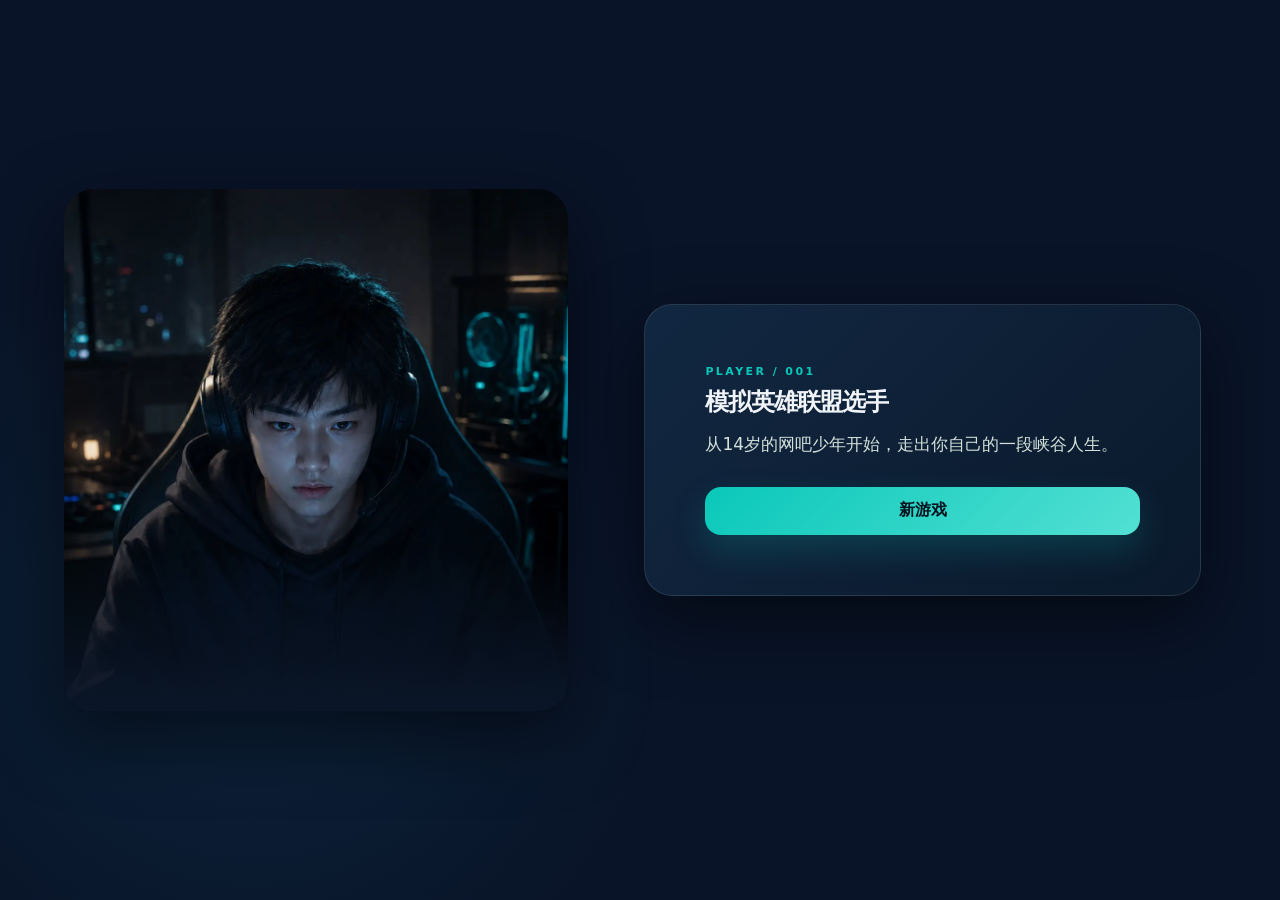
<file: index.html>
<!doctype html>
<html lang="zh-CN">
<head>
  <meta charset="utf-8">
  <meta name="viewport" content="width=device-width,initial-scale=1,maximum-scale=1,user-scalable=no,viewport-fit=cover">
  <meta name="theme-color" content="#091428">
  <meta name="description" content="从14岁网吧少年到S赛舞台的英雄联盟职业选手生涯模拟游戏。">
  <link rel="icon" href="data:image/svg+xml,<svg xmlns=%22http://www.w3.org/2000/svg%22 viewBox=%220 0 64 64%22><rect width=%2264%22 height=%2264%22 rx=%2216%22 fill=%22%23c8aa6e%22/><text x=%2232%22 y=%2243%22 text-anchor=%22middle%22 font-size=%2230%22>🎮</text></svg>">
  <title>模拟英雄联盟选手 · 峡谷人生</title>
  <link rel="stylesheet" href="style.css">
  <style>html{touch-action:manipulation;-webkit-text-size-adjust:100%}body{overscroll-behavior:none}
  .menu-screen .story-art img{object-position:center top}.menu-screen .story-art{height:58vh}.menu-screen .story-copy h2{font-size:24px;margin:0 0 10px}.menu-screen .story-body{min-height:0}
  .month-summary{margin-top:4px}.month-summary .ms-row{display:flex;justify-content:space-between;align-items:center;padding:10px 2px;border-bottom:1px solid #ffffff12;font-size:14px}.month-summary .ms-row:last-child{border-bottom:0}.month-summary .ms-row b{font-size:15px}.ms-note{margin:0 0 6px;color:var(--muted);font-size:13px}</style>
</head>
<body>
  <div class="pitch-noise" aria-hidden="true"></div>

  <section id="menu" class="story-screen menu-screen">
    <div class="story-art"><img src="assets/player.webp" alt="选手立绘"></div>
    <div class="story-copy glass">
      <span class="eyebrow">PLAYER / 001</span>
      <h2>模拟英雄联盟选手</h2>
      <div class="story-body"><p>从14岁的网吧少年开始，走出你自己的一段峡谷人生。</p></div>
      <button id="menuContinue" class="primary-cta hidden" type="button">继续游戏 <span>→</span></button>
      <button id="menuNew" class="ghost-btn" type="button" style="width:100%;margin-top:12px;min-height:48px">新游戏</button>
    </div>
  </section>

  <section id="creator" class="screen creator-screen hidden">
    <div class="creator-visual">
      <img src="assets/player.webp" alt="年轻选手立绘">
      <div class="visual-copy">
        <span class="eyebrow">PLAYER / 001</span>
        <h1>模拟选手</h1>
        <p>有些人的人生，从网吧里那台掉漆的机器开始。</p>
      </div>
    </div>
    <div class="creator-panel glass">
      <div class="creator-head">
        <div>
          <span class="eyebrow">建立你的档案</span>
          <h2 id="creatorHeadline">14岁 · 中单 · CQG 青训队</h2>
        </div>
        <span id="positionChip" class="position-chip">MID</span>
      </div>

      <label class="field-label" for="playerName">选手 ID</label>
      <input id="playerName" class="name-input" maxlength="8" value="Zephyr" autocomplete="off">

      <div class="talent-head">
        <div>
          <span class="field-label">分路</span>
          <p>五个位置，选完不能改。它决定同样一套属性在你身上值多少钱。</p>
        </div>
      </div>
      <div id="positionPicker" class="position-picker"></div>

      <div class="talent-head">
        <div>
          <span class="field-label">出身</span>
          <p>你是怎么开始打这个游戏的，不占分配点。野生的手快但作息烂，体系出来的稳但少点野性。</p>
        </div>
      </div>
      <div id="originPicker" class="origin-picker"></div>

      <div class="allocation-head">
        <div>
          <span class="field-label">初始属性</span>
          <p>把24点分给七项能力。你不可能样样精通。</p>
        </div>
        <div class="points-orb"><b id="pointsLeft">24</b><span>剩余</span></div>
      </div>
      <div id="attributeAllocator" class="attribute-allocator"></div>

      <div class="talent-head">
        <div>
          <span class="field-label">随机天赋 · 3/20</span>
          <p>天赋会改变行动收益、关键事件和比赛发动概率。</p>
        </div>
        <button id="rerollTalents" class="ghost-btn" type="button">重抽一次</button>
      </div>
      <div id="talentDraft" class="talent-draft"></div>

      <div class="talent-head">
        <div>
          <span class="field-label">难度</span>
          <p>难度越高，成长越慢、伤病越多、门槛越高、账面越紧。</p>
        </div>
      </div>
      <div id="difficultyPicker" class="difficulty-picker"></div>

      <button id="startGame" class="primary-cta" type="button" disabled>坐到位置上 <span>→</span></button>
      <p class="legal-note">虚构模拟作品，与拳头公司及任何战队无关。真实战队与赛事名称仅用于赛程氛围，不含队标、选手肖像与商业标识。</p>
    </div>
  </section>

  <section id="prologue" class="story-screen hidden" aria-live="polite">
    <div class="story-art"><img id="prologuePortrait" src="assets/father.webp" alt="剧情人物"></div>
    <div class="story-copy glass">
      <span id="prologueKicker" class="eyebrow">序章</span>
      <h2 id="prologueTitle">那台掉漆的旧机器</h2>
      <div id="prologueBody" class="story-body"></div>
      <div class="story-progress"><i id="prologueProgress"></i></div>
      <button id="nextPrologue" class="primary-cta" type="button">继续 <span>→</span></button>
    </div>
  </section>

  <div id="game" class="game-shell hidden">
    <header class="topbar">
      <div class="brand-lockup">
        <div class="brand-mark">召</div>
        <div>
          <h1>模拟选手</h1>
          <p id="careerSubtitle">第1赛季 · 青训期</p>
        </div>
      </div>
      <div class="top-status">
        <div class="date-block"><span id="ageText">14岁</span><b id="monthText">第1月</b></div>
        <div class="ap-block"><span>执行点</span><b id="apText">3 / 3</b></div>
        <button id="saveBtn" class="icon-button" title="保存进度" aria-label="保存进度">⌁</button>
        <button id="restartBtn" class="icon-button" title="重新开始" aria-label="重新开始">↻</button>
      </div>
    </header>

    <main class="dashboard">
      <aside class="profile-column">
        <article class="player-card">
          <img src="assets/player.webp" alt="玩家选手立绘">
          <div class="player-gradient"></div>
          <div class="player-card-copy">
            <div class="player-number"><span id="posBadge">MID</span><b id="overallText">58</b></div>
            <h2 id="playerNameText">Zephyr</h2>
            <p id="clubText">CQG 青训队</p>
            <div id="talentMini" class="talent-mini"></div>
          </div>
        </article>

        <section class="side-panel glass">
          <div class="section-title"><h3>能力雷达</h3><span id="radarOvr">58</span></div>
          <div id="radarPanel" class="radar-panel"></div>
        </section>

        <section class="side-panel glass pulse-panel">
          <div class="pulse-row money-row"><span>个人资金</span><b id="moneyText">0万</b></div>
          <div class="pulse-row"><span title="手感、睡眠和手腕状态的综合">精力</span><b id="fitnessText">90</b></div>
          <div class="mini-track"><i id="fitnessBar"></i></div>
          <div class="pulse-row"><span>状态</span><b id="formText">60</b></div>
          <div class="mini-track amber"><i id="formBar"></i></div>
          <div class="pulse-row"><span title="与陈安安的亲密和信任">安安关系</span><b id="loveText">80</b></div>
          <div class="mini-track rose"><i id="loveBar"></i></div>
          <div class="pulse-row"><span title="家里的安稳程度，影响你状态的长期基线">家庭</span><b id="familyText">86</b></div>
          <div class="mini-track sky"><i id="familyBar"></i></div>
        </section>
      </aside>

      <section class="main-column">
        <nav id="gameNav" class="game-nav" aria-label="游戏功能">
          <button class="active" data-tab="actions">行动</button>
          <button data-tab="story">故事</button>
          <button data-tab="career">生涯</button>
          <button data-tab="matches">赛程</button>
          <button data-tab="transfer">转会</button>
          <button data-tab="assets">资产</button>
          <button data-tab="national">国际赛</button>
          <button data-tab="honours">荣誉</button>
          <button data-tab="rank">排行</button>
        </nav>

        <div class="now-strip">
          <div><span class="live-dot"></span><b id="phaseTitle">青训期</b><span id="phaseHint">每月3个执行点，下一次抉择在2个月后</span></div>
          <div class="next-match" id="nextMatch"></div>
          <button id="endMonthBtn" class="month-button" type="button">结束本月</button>
        </div>

        <div id="panel" class="content-panel"></div>
      </section>
    </main>
  </div>

  <div id="modalMask" class="modal-mask hidden" role="presentation">
    <section id="modal" class="decision-modal" role="dialog" aria-modal="true" aria-labelledby="modalTitle">
      <div id="modalPortraitWrap" class="modal-portrait hidden"><img id="modalPortrait" alt="剧情人物"></div>
      <div class="modal-content">
        <span id="modalKicker" class="eyebrow">关键抉择</span>
        <h2 id="modalTitle"></h2>
        <div id="modalBody" class="modal-body"></div>
        <div id="modalOptions" class="modal-options"></div>
      </div>
    </section>
  </div>

  <section id="ending" class="story-screen hidden" aria-live="polite">
    <div class="story-art"><img src="assets/father.webp" alt="退役"></div>
    <div id="endingBody" class="story-copy glass ending-copy"></div>
  </section>

  <div id="toast" class="toast" role="status"></div>
  <script src="app.js"></script>
</body>
</html>
</file>
<file: style.css>
:root{
  --bg:#091428;--bg2:#0a1a30;--panel:#0e2038cc;--panel-solid:#0e2038;--line:#ffffff16;
  --ink:#f0f4f8;--muted:#8fa3bd;--green:#0ac8b9;--green2:#0a7a72;--gold:#c8aa6e;
  --rose:#ef718e;--blue:#65a9ff;--bad:#ef6b5e;--shadow:0 24px 70px #0008;
  font-family:Inter,"SF Pro Display","PingFang SC","Microsoft YaHei",system-ui,sans-serif;
  color-scheme:dark;
}
*{box-sizing:border-box}html{min-height:100%;background:var(--bg);scrollbar-gutter:stable}body{margin:0;min-height:100vh;color:var(--ink);background:radial-gradient(circle at 75% 0%,#123a5a 0,transparent 31%),linear-gradient(145deg,#0a1628,#0a1a2c 48%,#060f1c);overflow-x:hidden}
button,input{font:inherit}.hidden{display:none!important}.pitch-noise{position:fixed;inset:0;pointer-events:none;opacity:.3;z-index:-1;background-image:repeating-linear-gradient(0deg,transparent 0 3px,#ffffff05 3px 4px),radial-gradient(circle at 50% 0%,#0ac8b912 0,transparent 55%);background-size:100% 100%,100% 100%}.glass{background:linear-gradient(135deg,#132a44e8,#0b1a2ce8);border:1px solid #ffffff1b;box-shadow:var(--shadow);backdrop-filter:blur(18px)}
.eyebrow{display:block;color:var(--green);font-size:11px;font-weight:900;letter-spacing:.22em;text-transform:uppercase;margin-bottom:8px}.creator-screen{min-height:100vh;display:grid;grid-template-columns:minmax(320px,.92fr) minmax(520px,1.08fr);gap:0}.creator-visual{position:sticky;top:0;height:100vh;overflow:hidden;background:#030b16}.creator-visual:after{content:"";position:absolute;inset:0;background:linear-gradient(90deg,transparent 40%,#091428 100%),linear-gradient(0deg,#091428ed 0,transparent 46%)}.creator-visual img{width:100%;height:100%;object-fit:cover;object-position:center 18%;filter:saturate(.85) contrast(1.06)}.visual-copy{position:absolute;left:clamp(28px,5vw,80px);bottom:56px;z-index:2;max-width:500px}.visual-copy h1{font-size:clamp(48px,7vw,100px);line-height:.88;letter-spacing:-.08em;margin:0 0 24px}.visual-copy p{font-size:18px;line-height:1.7;color:#d6e1da;max-width:420px}.creator-panel{align-self:center;margin:36px clamp(24px,5vw,86px);padding:clamp(24px,4vw,48px);border-radius:28px;max-width:760px}.creator-head,.allocation-head,.talent-head{display:flex;align-items:center;justify-content:space-between;gap:18px}.creator-head h2{font-size:24px;margin:0}.position-chip{display:grid;place-items:center;width:58px;height:58px;border-radius:18px;background:var(--green);color:#04121e;font-weight:1000;font-size:20px;box-shadow:0 10px 30px #0ac8b935}.field-label{display:block;margin:26px 0 8px;color:#dfe9e3;font-size:13px;font-weight:850;letter-spacing:.06em}.name-input{width:100%;height:58px;border:1px solid #ffffff22;background:#08172699;border-radius:15px;color:#fff;padding:0 18px;font-size:22px;font-weight:850;outline:none}.name-input:focus{border-color:var(--green);box-shadow:0 0 0 4px #0ac8b918}.allocation-head{margin-top:4px}.allocation-head p,.talent-head p{margin:3px 0 0;color:var(--muted);font-size:12px}.points-orb{min-width:70px;height:70px;border:1px solid #0ac8b966;border-radius:50%;display:flex;flex-direction:column;justify-content:center;align-items:center;background:#0ac8b90c}.points-orb b{font-size:25px;color:var(--green);line-height:1}.points-orb span{font-size:9px;color:var(--muted);margin-top:4px}.attribute-allocator{display:grid;gap:8px}.allocate-row{display:grid;grid-template-columns:108px 1fr 38px 38px 40px;gap:8px;align-items:center;padding:9px 10px;border:1px solid var(--line);background:#08172680;border-radius:13px}.allocate-name b{display:block;font-size:13px}.allocate-name span{font-size:10px;color:var(--muted)}.allocate-track{height:7px;background:#ffffff10;border-radius:9px;overflow:hidden}.allocate-track i{display:block;height:100%;background:linear-gradient(90deg,var(--green2),var(--green));border-radius:inherit;transition:width .2s}.step-btn{height:34px;border-radius:10px;border:1px solid #ffffff20;background:#ffffff08;color:#fff;font-weight:900;cursor:pointer}.step-btn:hover{border-color:var(--green)}.step-btn:disabled{opacity:.28;cursor:not-allowed}.allocate-value{text-align:center;font-weight:900;color:var(--gold)}.talent-head{margin-top:6px}.ghost-btn{border:1px solid #ffffff24;background:#ffffff08;color:#d9e4dd;padding:9px 13px;border-radius:12px;cursor:pointer;font-size:12px}.ghost-btn:disabled{opacity:.35}.talent-draft{display:grid;grid-template-columns:repeat(3,1fr);gap:9px;margin-top:10px}.talent-card{padding:13px;border-radius:14px;background:linear-gradient(135deg,#14304a,#0a1a2c);border:1px solid #0ac8b94d;min-height:104px}.talent-card .sigil{display:inline-grid;place-items:center;width:26px;height:26px;border-radius:8px;background:#0ac8b91b;color:var(--green);font-size:14px}.talent-card b{display:block;margin:8px 0 4px;font-size:13px}.talent-card p{font-size:10px;line-height:1.45;color:var(--muted);margin:0}.primary-cta{width:100%;min-height:56px;border:0;border-radius:16px;margin-top:22px;background:linear-gradient(135deg,#0ac8b9,#52e0d4);color:#04121e;font-weight:950;font-size:16px;cursor:pointer;box-shadow:0 15px 35px #0ac8b930}.primary-cta:hover{transform:translateY(-1px)}.primary-cta:disabled{filter:grayscale(1);opacity:.36;cursor:not-allowed}.primary-cta span{float:right;margin-right:5px}.legal-note{text-align:center;color:#71887b;font-size:10px;line-height:1.5;margin:12px 0 0}
.story-screen{min-height:100vh;display:grid;grid-template-columns:minmax(300px,.95fr) minmax(440px,1.05fr);align-items:center;gap:clamp(30px,6vw,100px);padding:clamp(24px,5vw,80px);background:radial-gradient(circle at 20% 70%,#12405f55,transparent 34%),#091428}.story-art{height:min(82vh,880px);border-radius:30px;overflow:hidden;box-shadow:var(--shadow);position:relative}.story-art:after{content:"";position:absolute;inset:0;background:linear-gradient(0deg,#0a1628 0,transparent 30%)}.story-art img{width:100%;height:100%;object-fit:cover;object-position:center 20%}.story-copy{border-radius:28px;padding:clamp(28px,5vw,60px);max-width:720px}.story-copy h2{font-size:clamp(34px,5vw,68px);letter-spacing:-.05em;margin:0 0 20px}.story-body{min-height:190px;color:#d4e1da;font-size:17px;line-height:1.9}.story-body p{margin:0 0 14px}.dialogue{color:#fff;font-weight:650}.story-progress{height:3px;background:#ffffff12;margin-top:24px;overflow:hidden;border-radius:10px}.story-progress i{height:100%;display:block;background:var(--green);transition:width .35s}
.game-shell{min-height:100vh}.topbar{height:76px;position:sticky;top:0;z-index:10;display:flex;align-items:center;justify-content:space-between;padding:0 clamp(16px,3vw,42px);background:#091428e8;border-bottom:1px solid var(--line);backdrop-filter:blur(18px)}.brand-lockup{display:flex;align-items:center;gap:12px}.brand-mark{width:42px;height:42px;display:grid;place-items:center;border-radius:13px;background:var(--green);color:#091428;font-weight:1000}.brand-lockup h1{font-size:18px;margin:0}.brand-lockup p{font-size:10px;color:var(--muted);margin:3px 0 0}.top-status{display:flex;align-items:center;gap:9px}.date-block,.ap-block{height:46px;padding:7px 14px;border:1px solid var(--line);border-radius:13px;background:#ffffff06;display:flex;flex-direction:column;justify-content:center}.date-block span,.ap-block span{font-size:9px;color:var(--muted)}.date-block b,.ap-block b{font-size:13px;margin-top:2px}.ap-block b{color:var(--green)}.icon-button{width:42px;height:42px;border:1px solid var(--line);border-radius:13px;background:#ffffff06;color:#dce6df;cursor:pointer;font-size:19px}.dashboard{display:grid;grid-template-columns:270px minmax(0,1fr);gap:18px;padding:18px;max-width:1560px;margin:auto}.profile-column{display:flex;flex-direction:column;gap:12px}.player-card{height:380px;position:relative;border-radius:24px;overflow:hidden;background:#0d1e33;border:1px solid #ffffff18;box-shadow:0 20px 60px #0006}.player-card>img{width:100%;height:100%;object-fit:cover;object-position:center 18%}.player-gradient{position:absolute;inset:0;background:linear-gradient(0deg,#091428f7 0,#09142890 35%,transparent 67%)}.player-card-copy{position:absolute;inset:auto 18px 18px}.player-card-copy h2{font-size:27px;letter-spacing:-.04em;margin:9px 0 2px}.player-card-copy p{color:#b2c3ba;font-size:12px;margin:0}.player-number{display:flex;align-items:end;justify-content:space-between}.player-number span{font-size:11px;font-weight:900;background:var(--green);color:#0a1628;border-radius:8px;padding:5px 8px}.player-number b{font-size:43px;line-height:.8;color:var(--gold)}.talent-mini{display:flex;gap:4px;margin-top:11px;overflow:hidden}.talent-mini span{white-space:nowrap;font-size:9px;padding:5px 7px;border-radius:9px;background:#ffffff0c;border:1px solid #ffffff15}.side-panel{border-radius:19px;padding:15px}.section-title{display:flex;align-items:center;justify-content:space-between}.section-title h3{font-size:12px;margin:0}.section-title span{font-size:10px;color:var(--gold)}.stat-bars{display:grid;gap:9px;margin-top:12px}.stat-row{display:grid;grid-template-columns:54px 1fr 26px;gap:7px;align-items:center}.stat-row span{font-size:10px;color:#b7c7be}.stat-row .track,.mini-track{height:5px;border-radius:8px;background:#ffffff10;overflow:hidden}.stat-row i,.mini-track i{display:block;height:100%;background:linear-gradient(90deg,var(--green2),var(--green));border-radius:inherit}.stat-row b{font-size:11px;text-align:right}.pulse-panel{display:grid;gap:6px}.pulse-row{display:flex;justify-content:space-between;font-size:10px;color:var(--muted)}.pulse-row b{color:#e9f0eb}.mini-track{margin-bottom:4px}.mini-track.amber i{background:linear-gradient(90deg,#8a6d3b,var(--gold))}.mini-track.rose i{background:linear-gradient(90deg,#a43f59,var(--rose))}
.main-column{min-width:0}.game-nav{display:flex;gap:4px;overflow:auto;padding:5px;border:1px solid var(--line);border-radius:16px;background:#0a1826bb;scrollbar-width:none;-webkit-mask-image:linear-gradient(90deg,#000 90%,transparent);mask-image:linear-gradient(90deg,#000 90%,transparent)}.game-nav::-webkit-scrollbar{display:none}.game-nav button{min-width:max-content;border:0;border-radius:11px;background:transparent;color:#8da298;padding:10px 15px;font-size:12px;font-weight:800;cursor:pointer}.game-nav button.active{background:#12324a;color:#fff;box-shadow:inset 0 0 0 1px #0ac8b92c}.now-strip{display:flex;align-items:center;justify-content:space-between;gap:15px;margin:12px 0;padding:12px 15px;border:1px solid var(--line);border-radius:16px;background:linear-gradient(90deg,#112336,#0a1828)}.now-strip>div{display:flex;align-items:center;gap:9px;min-width:0}.now-strip b{font-size:12px}.now-strip span:not(.live-dot){font-size:10px;color:var(--muted);white-space:nowrap;overflow:hidden;text-overflow:ellipsis}.live-dot{width:7px;height:7px;border-radius:50%;background:var(--green);box-shadow:0 0 0 5px #0ac8b913}.month-button{border:0;border-radius:11px;background:var(--gold);color:#251602;padding:9px 14px;font-weight:950;font-size:11px;cursor:pointer;white-space:nowrap}.content-panel{min-height:calc(100vh - 136px);padding-bottom:32px}.hero-panel{border-radius:22px;padding:22px;position:relative;overflow:hidden;background:linear-gradient(120deg,#123049,#0f2036 52%,#0a1a2c);border:1px solid #ffffff18}.hero-panel:after{content:"";position:absolute;right:-60px;top:-100px;width:330px;height:330px;border:1px solid #ffffff0e;border-radius:50%;box-shadow:0 0 0 45px #ffffff04,0 0 0 90px #ffffff03}.hero-panel>*{position:relative;z-index:1}.hero-panel h2{font-size:24px;margin:0 0 7px;letter-spacing:-.035em}.hero-panel p{max-width:720px;color:#abc0b4;line-height:1.6;font-size:12px;margin:0}.metric-grid{display:grid;grid-template-columns:repeat(4,1fr);gap:9px;margin-top:13px}.metric{padding:14px;border-radius:16px;border:1px solid var(--line);background:#ffffff06}.metric b{display:block;font-size:22px;color:var(--gold);letter-spacing:-.04em}.metric span{font-size:9px;color:var(--muted)}.section-head{display:flex;align-items:end;justify-content:space-between;margin:18px 2px 9px}.section-head h2{font-size:14px;margin:0}.section-head span{font-size:9px;color:var(--muted)}.action-grid{display:grid;grid-template-columns:repeat(3,1fr);gap:9px}.action-card,.info-card,.story-log,.offer-card,.honour-card,.achievement-card,.rank-card{border:1px solid var(--line);background:linear-gradient(145deg,#112438,#0a1a30);border-radius:17px;padding:15px}.action-card{position:relative;min-height:166px;display:flex;flex-direction:column}.action-card:hover{border-color:#0ac8b955}.action-card.used{opacity:.62}.action-icon{width:34px;height:34px;display:grid;place-items:center;border-radius:11px;background:#0ac8b913;color:var(--green);font-size:17px}.action-card h3,.info-card h3,.offer-card h3{font-size:13px;margin:11px 0 5px}.action-card p,.info-card p,.offer-card p{font-size:10px;line-height:1.55;color:var(--muted);margin:0}.effect-line{display:flex;gap:4px;flex-wrap:wrap;margin:10px 0}.effect-line span,.tag{font-size:8px;border:1px solid #ffffff16;padding:4px 6px;border-radius:7px;color:#bad0c4;background:#ffffff05}.action-card button,.small-button{margin-top:auto;border:0;border-radius:10px;min-height:34px;background:#123a52;color:#e9fff3;font-weight:850;font-size:10px;cursor:pointer}.action-card button:hover,.small-button:hover{background:#17506f}.action-card button:disabled,.small-button:disabled{opacity:.35;cursor:not-allowed}.story-list,.card-list{display:grid;gap:8px}.story-log{display:grid;grid-template-columns:72px 1fr;gap:12px}.story-log time{font-size:9px;color:var(--green);font-weight:800}.story-log h3{font-size:12px;margin:0 0 4px}.story-log p{font-size:10px;line-height:1.55;color:var(--muted);margin:0}.career-grid{display:grid;grid-template-columns:repeat(2,1fr);gap:9px}.path-card{min-height:160px}.path-line{position:relative;padding-left:26px;margin:9px 0}.path-line:before{content:"";position:absolute;left:6px;top:5px;width:7px;height:7px;border-radius:50%;background:var(--green);box-shadow:0 0 0 4px #0ac8b915}.path-line:after{content:"";position:absolute;left:9px;top:16px;bottom:-14px;width:1px;background:#ffffff16}.path-line:last-child:after{display:none}.path-line b{display:block;font-size:11px}.path-line span{font-size:9px;color:var(--muted)}.match-card{overflow:hidden}.match-score{display:grid;grid-template-columns:1fr auto 1fr;align-items:center;text-align:center;gap:14px;margin:12px 0}.match-team{font-size:12px;font-weight:800}.match-score strong{font-size:36px;color:var(--gold)}.rating-pill{display:inline-block;padding:5px 8px;border-radius:9px;background:#0ac8b918;color:var(--green);font-size:10px;font-weight:900}.timeline-list{display:grid;gap:6px;margin-top:11px}.timeline-row{display:grid;grid-template-columns:35px 1fr;gap:9px;font-size:9px;line-height:1.45}.timeline-row b{color:var(--gold)}.timeline-row span{color:#b6c8be}.factor-row{display:grid;grid-template-columns:repeat(3,1fr);gap:6px;margin-top:10px}.factor{padding:8px;border:1px solid var(--line);border-radius:10px;text-align:center}.factor b{display:block;font-size:11px}.factor span{font-size:8px;color:var(--muted)}.offer-card{display:grid;grid-template-columns:1fr auto;align-items:center;gap:12px}.offer-card .salary{font-size:17px;color:var(--gold);text-align:right}.offer-actions{display:flex;gap:6px;margin-top:9px}.offer-actions button{padding:7px 10px}.locked-panel{padding:36px 24px;text-align:center;border:1px dashed #ffffff1c;border-radius:20px;background:#ffffff03}.locked-panel .lock{font-size:34px;opacity:.7}.locked-panel h2{font-size:17px}.locked-panel p{max-width:560px;margin:8px auto;color:var(--muted);font-size:11px;line-height:1.7}.trophy-shelf{display:grid;grid-template-columns:repeat(4,1fr);gap:9px}.honour-card{text-align:center;min-height:130px;display:flex;flex-direction:column;justify-content:center}.trophy-icon{font-size:31px;color:var(--gold);text-shadow:0 6px 20px #c8aa6e4a}.honour-card b{font-size:11px;margin:7px 0 3px}.honour-card span{font-size:8px;color:var(--muted)}.achievement-grid{display:grid;grid-template-columns:repeat(3,1fr);gap:8px}.achievement-card{display:flex;gap:10px;align-items:center;padding:12px}.achievement-card.locked{filter:grayscale(1);opacity:.4}.ach-icon{width:34px;height:34px;display:grid;place-items:center;border-radius:11px;background:#c8aa6e12;color:var(--gold)}.achievement-card b{display:block;font-size:10px}.achievement-card span{font-size:8px;color:var(--muted)}.rank-table{width:100%;border-collapse:collapse;font-size:10px}.rank-table th,.rank-table td{padding:10px 8px;text-align:left;border-bottom:1px solid var(--line)}.rank-table th{color:var(--muted);font-size:8px}.rank-table tr.me{color:var(--green);background:#0ac8b908}.empty-state{padding:28px;text-align:center;color:var(--muted);font-size:11px;border:1px dashed var(--line);border-radius:16px}.news-band{display:grid;grid-template-columns:auto 1fr;gap:10px;padding:10px 12px;border:1px solid #c8aa6e26;background:#c8aa6e09;border-radius:12px;margin-top:12px}.news-band b{color:var(--gold);font-size:9px}.news-band span{font-size:9px;color:#c5d2cb}.relation-card{display:grid;grid-template-columns:76px 1fr;gap:13px}.relation-card img{width:76px;height:96px;object-fit:cover;object-position:center 18%;border-radius:13px}.relation-card h3{margin:2px 0 5px}.relation-card .quote{color:#dbe8e1;font-size:10px;line-height:1.55}.bar-label{display:flex;justify-content:space-between;font-size:8px;color:var(--muted);margin-top:9px}.bar-wide{height:6px;background:#ffffff0d;border-radius:8px;overflow:hidden;margin-top:4px}.bar-wide i{display:block;height:100%;background:linear-gradient(90deg,#b8415e,var(--rose))}
.modal-mask{position:fixed;inset:0;z-index:50;padding:14px;display:grid;place-items:center;background:#03060fdc;backdrop-filter:blur(13px)}.decision-modal{width:min(960px,calc(100vw - 28px));max-height:92vh;overflow:auto;display:grid;grid-template-columns:300px minmax(0,1fr);background:#0b1a2c;border:1px solid #ffffff22;border-radius:26px;box-shadow:0 40px 120px #000;animation:modalIn .24s ease-out}.decision-modal.no-portrait{grid-template-columns:1fr;max-width:720px}.modal-portrait{min-height:540px}.modal-portrait img{width:100%;height:100%;object-fit:cover;object-position:center 18%;display:block}.modal-content{padding:clamp(25px,4vw,48px)}.modal-content h2{font-size:clamp(25px,4vw,43px);letter-spacing:-.045em;margin:0 0 16px}.modal-body{color:#c6d6cd;font-size:13px;line-height:1.75}.modal-body p{margin:0 0 10px}.modal-body .dialogue{font-size:14px}.modal-options{display:grid;gap:8px;margin-top:22px}.option-button{width:100%;text-align:left;padding:14px;border:1px solid #ffffff17;border-radius:14px;background:#ffffff06;color:#fff;cursor:pointer}.option-button:hover{border-color:var(--green);background:#0ac8b90b}.option-button b{display:block;font-size:12px}.option-button span{display:block;margin-top:5px;color:var(--muted);font-size:9px;line-height:1.45}.option-button.danger:hover{border-color:var(--bad);background:#ef6b5e0b}.option-button.gold:hover{border-color:var(--gold);background:#c8aa6e0b}.toast{position:fixed;z-index:80;left:50%;bottom:28px;transform:translate(-50%,20px);background:#eaf6f8;color:#08182a;padding:11px 17px;border-radius:12px;font-size:11px;font-weight:800;opacity:0;pointer-events:none;transition:.22s;box-shadow:0 16px 50px #0008}.toast.show{opacity:1;transform:translate(-50%,0)}@keyframes modalIn{from{transform:translateY(18px) scale(.98);opacity:0}to{transform:none;opacity:1}}
@media (max-width:1050px){.creator-screen{grid-template-columns:.75fr 1.25fr}.creator-panel{margin:22px}.dashboard{grid-template-columns:230px 1fr}.action-grid{grid-template-columns:repeat(2,1fr)}.metric-grid{grid-template-columns:repeat(2,1fr)}.trophy-shelf{grid-template-columns:repeat(3,1fr)}}
@media (max-width:760px){
/* 触控目标：手机上这三类按钮原本只有 34px 高。加减点按钮一局要按二十几次，
   行动卡和报价卡的按钮是主循环的出口，都得够到 44px。 */
.step-btn{height:44px}.action-card button,.small-button{min-height:44px}
.allocate-row{grid-template-columns:108px 1fr 44px 44px 40px}
.creator-screen{display:block}.creator-visual{position:relative;height:45vh;min-height:320px}.creator-visual:after{background:linear-gradient(0deg,#091428 0,transparent 70%)}.visual-copy{left:22px;bottom:20px}.visual-copy h1{font-size:54px;margin-bottom:10px}.visual-copy p{font-size:13px}.creator-panel{margin:-2px 10px 18px;padding:20px;border-radius:22px}.talent-draft{grid-template-columns:1fr}.talent-card{min-height:0}.story-screen{display:block;padding:0;min-height:100vh}.story-art{height:47vh;border-radius:0 0 25px 25px}.story-copy{margin:-18px 10px 12px;position:relative;z-index:2;padding:24px;border-radius:22px}.story-copy h2{font-size:34px}.story-body{min-height:170px;font-size:14px}.topbar{height:64px;padding:0 11px}.brand-lockup p,.date-block span,.ap-block span{display:none}.brand-mark{width:36px;height:36px}.brand-lockup h1{font-size:15px}.date-block,.ap-block{height:44px;padding:6px 10px}.icon-button{width:44px;height:44px;font-size:20px}.game-nav button{min-height:44px;padding:11px 15px}.month-button{min-height:42px;padding:11px 16px}.dashboard{display:block;padding:9px}.profile-column{display:grid;grid-template-columns:120px 1fr;gap:8px;margin-bottom:9px}.player-card{height:178px;border-radius:18px}.player-card-copy{inset:auto 10px 10px}.player-card-copy h2{font-size:17px;margin-top:5px}.player-card-copy p,.talent-mini{display:none}.player-number b{font-size:29px}.side-panel{padding:11px;border-radius:16px}.pulse-panel{grid-column:1/-1}.game-nav{position:sticky;top:69px;z-index:8}.game-nav button{padding:9px 13px}.now-strip{position:sticky;top:116px;z-index:7;margin:7px 0 9px;background:#0c1e33f2}.now-strip span:not(.live-dot){display:none}.content-panel{min-height:70vh}.hero-panel{padding:17px}.hero-panel h2{font-size:19px}.action-grid{grid-template-columns:1fr 1fr;gap:7px}.action-card{min-height:155px;padding:12px}.career-grid{grid-template-columns:1fr}.achievement-grid{grid-template-columns:1fr 1fr}.trophy-shelf{grid-template-columns:1fr 1fr}.decision-modal{grid-template-columns:1fr;max-height:94vh}.modal-portrait{min-height:0;height:250px}.modal-content{padding:22px}.modal-content h2{font-size:27px}.relation-card{grid-template-columns:62px 1fr}.relation-card img{width:62px;height:82px}.offer-card{grid-template-columns:1fr}.offer-card .salary{text-align:left}.story-log{grid-template-columns:58px 1fr}.factor-row{grid-template-columns:1fr 1fr}.rank-table th:nth-child(4),.rank-table td:nth-child(4){display:none}}
@media (max-width:430px){.allocate-row{grid-template-columns:76px 1fr 44px 44px 30px;padding:8px 6px;gap:4px}.creator-head h2{font-size:18px}.position-chip{width:48px;height:48px}.action-grid{grid-template-columns:1fr}.metric-grid{gap:6px}.metric{padding:11px}.achievement-grid{grid-template-columns:1fr}.top-status{gap:4px}.brand-lockup{gap:7px}.date-block{display:none}}
.money-row{padding:8px 10px;margin:-2px -4px 6px;border-radius:10px;background:#c8aa6e0e;border:1px solid #c8aa6e26}.money-row span{color:#d9c79a}.money-row b{color:var(--gold);font-size:13px}
.feedback-banner{margin:12px 0 4px;padding:14px 16px;border-radius:14px;border:1px solid #0ac8b933;background:linear-gradient(120deg,#112438,#0c1c15);animation:modalIn .2s ease-out}.feedback-banner .eyebrow{color:var(--green);margin-bottom:6px}.feedback-banner p{color:#e2ebe4;font-size:12px;line-height:1.7;margin:0}.feedback-banner small{display:block;margin-top:8px;color:var(--muted);font-size:9px}
.origin-picker{display:grid;grid-template-columns:repeat(3,1fr);gap:8px;margin-top:10px}.origin-card{text-align:left;border:1px solid var(--line);background:#08172680;border-radius:13px;padding:11px;color:inherit;font:inherit;cursor:pointer;transition:.15s}.origin-card:hover{border-color:#0ac8b955}.origin-card.active{border-color:var(--gold);background:#c8aa6e0e;box-shadow:0 0 0 3px #c8aa6e18}.origin-card b{display:block;font-size:13px}.origin-card span{display:block;font-size:11px;color:var(--gold);margin:2px 0 4px}.origin-card p{margin:0;font-size:10px;line-height:1.45;color:var(--muted)}.difficulty-picker{display:grid;grid-template-columns:repeat(3,1fr);gap:9px;margin-top:10px}.diff-card{text-align:left;padding:13px;border-radius:14px;background:linear-gradient(135deg,#14304a,#0a1a2c);border:1px solid #ffffff1c;color:#fff;cursor:pointer;transition:.15s}.diff-card:hover{border-color:#0ac8b966}.diff-card.active{border-color:var(--green);box-shadow:0 0 0 3px #0ac8b922;background:linear-gradient(135deg,#163a54,#0b1e30)}.diff-card b{display:block;font-size:14px}.diff-tag{display:inline-block;margin:5px 0;font-size:8px;font-weight:900;letter-spacing:.1em;text-transform:uppercase;color:var(--gold);border:1px solid #c8aa6e40;border-radius:6px;padding:2px 5px}.diff-card p{font-size:9px;line-height:1.45;color:var(--muted);margin:4px 0 0}
.goal-banner{margin-top:13px;padding:11px 14px;border:1px solid #c8aa6e33;background:#c8aa6e0d;border-radius:13px;font-size:12px;color:#f3e2bf;font-weight:700}.goal-banner .eyebrow{color:var(--gold);margin-bottom:5px}.diff-inline{display:inline-block;margin-left:6px;font-size:9px;font-weight:900;color:var(--gold);border:1px solid #c8aa6e40;border-radius:6px;padding:2px 6px;vertical-align:middle}
.ending-copy{max-width:760px}.ending-copy .metric-grid{grid-template-columns:repeat(3,1fr)}.ending-grade{font-size:clamp(30px,5vw,54px);font-weight:1000;letter-spacing:-.05em;color:var(--gold);margin:6px 0 12px;text-shadow:0 8px 30px #c8aa6e33}.ending-line{color:#d4e1da;font-size:14px;line-height:1.8;margin:12px 0}.ending-copy .trophy-shelf{grid-template-columns:repeat(3,1fr)}
@media (max-width:760px){.difficulty-picker{grid-template-columns:1fr}.origin-picker{gap:6px}.origin-card{padding:9px 8px}.ending-copy .metric-grid,.ending-copy .trophy-shelf{grid-template-columns:1fr 1fr}}

/* 国家队大赛视觉层：旗帜、抽签卡和领奖台都保持离线可用。 */
.cup-opening-copy{display:grid;gap:12px;margin:0 0 16px;padding:14px;border:1px solid #ffffff17;border-radius:18px;background:linear-gradient(135deg,#112a44,#0a1a2c)}
.cup-opening-copy.world{background:linear-gradient(135deg,#121d36,#0a1626)}
.cup-opening-label,.cup-summary-head{display:flex;align-items:center;gap:10px;padding-bottom:10px;border-bottom:1px solid #ffffff14}
.cup-opening-label b,.cup-summary-head b{display:block;font-size:13px}.cup-opening-label small,.cup-summary-head small{display:block;margin-top:3px;color:var(--muted);font-size:9px}
.cup-draw-block{display:grid;gap:7px}.cup-draw-block>span{color:var(--muted);font-size:9px;font-weight:800;letter-spacing:.08em;text-transform:uppercase}.flag-list{display:flex;flex-wrap:wrap;gap:7px}.compact-list{gap:5px}
.flag-badge{display:inline-flex;align-items:center;gap:5px;min-height:28px;padding:5px 8px;border:1px solid #ffffff14;border-radius:9px;background:#ffffff08;color:#e7f0ea;font-size:10px;font-weight:800;white-space:nowrap}.flag-badge.compact{min-height:20px;padding:0 2px;border:0;background:transparent;gap:3px}.flag-emoji,.flag-hero{font-family:"Apple Color Emoji","Segoe UI Emoji",sans-serif;line-height:1}.flag-emoji{font-size:18px}.flag-badge.compact .flag-emoji{font-size:16px}.flag-hero{display:grid;place-items:center;font-size:36px;width:52px;height:52px;border-radius:15px;background:#ffffff0d;box-shadow:inset 0 0 0 1px #ffffff17}.flag-hero.small{width:38px;height:38px;font-size:25px;border-radius:11px}
.cup-fixture-board{display:grid;grid-template-columns:1fr auto 1fr;align-items:center;gap:10px;margin:0 0 14px;padding:14px 12px;border:1px solid #ffffff18;border-radius:18px;background:radial-gradient(circle at 50% 0,#ffffff0d,transparent 58%),#081610}.cup-side{display:grid;justify-items:center;gap:5px;min-width:0;text-align:center}.cup-side b{max-width:100%;font-size:12px;overflow:hidden;text-overflow:ellipsis;white-space:nowrap}.cup-side small{color:var(--muted);font-size:8px}.cup-vs{display:grid;justify-items:center;gap:4px;color:var(--muted)}.cup-vs span{font-size:8px;text-align:center;white-space:nowrap}.cup-vs strong{color:var(--gold);font-size:18px;letter-spacing:.08em}.shootout-score{display:grid;grid-template-columns:1fr auto 1fr;align-items:center;gap:10px;margin:0 0 12px;padding:11px;border:1px solid #c8aa6e22;border-radius:13px;background:#c8aa6e08;text-align:center;color:#dce9e0;font-size:10px}.shootout-score strong{font-size:22px;color:var(--gold)}.shootout-score span:last-child{text-align:left}.shootout-score span:first-child{text-align:right}
.trophy-portrait{position:relative;display:grid;place-items:center;gap:3px;min-height:205px;margin:0 0 17px;padding:16px;border:1px solid #c8aa6e44;border-radius:20px;overflow:hidden;text-align:center;background:radial-gradient(circle at 50% 22%,#c8aa6e39,transparent 35%),linear-gradient(145deg,#2e2511,#0c1b15 68%);box-shadow:inset 0 0 50px #c8aa6e12,0 18px 60px #0005}.trophy-portrait.world{background:radial-gradient(circle at 50% 22%,#7aa8ff33,transparent 36%),linear-gradient(145deg,#172c55,#0c1715 70%)}.trophy-light{position:absolute;top:-70px;width:180px;height:180px;border-radius:50%;background:#f6d77b26;filter:blur(20px)}.trophy-shape{position:relative;font-size:86px;line-height:1;filter:drop-shadow(0 13px 16px #0009) saturate(1.35);animation:trophyFloat 3.8s ease-in-out infinite}.trophy-portrait b{position:relative;color:#ffe8a3;font-size:15px}.trophy-portrait span{position:relative;color:#cdd9cf;font-size:9px}.cup-summary-head{margin-bottom:11px}@keyframes trophyFloat{0%,100%{transform:translateY(0) rotate(-1deg)}50%{transform:translateY(-6px) rotate(1deg)}}
@media (max-width:760px){.cup-fixture-board{gap:5px;padding:11px 7px}.flag-hero{width:43px;height:43px;font-size:30px}.cup-side b{font-size:11px}.cup-vs strong{font-size:15px}.trophy-portrait{min-height:180px}.trophy-shape{font-size:74px}}
@media (prefers-reduced-motion:reduce){*{scroll-behavior:auto!important;animation:none!important;transition:none!important}}


/* 三场挑战横幅 */
.challenge-banner{border-color:#0ac8b944;background:#0ac8b90d;color:#dcefe4;margin-top:9px}
.challenge-banner .eyebrow{color:var(--green)}
.challenge-banner small{display:block;margin-top:6px;font-size:9px;color:var(--muted);font-weight:600}

/* 流派卡片 */
.style-card{margin-top:9px}
.style-row{margin:12px 0}
.style-row.dim{opacity:.45}
.style-head{display:flex;justify-content:space-between;align-items:baseline;margin-bottom:5px}
.style-head b{font-size:11px}.style-head b small{font-size:9px;font-weight:800;letter-spacing:.04em;color:var(--gold);opacity:.85}
.style-lv{font-size:9px;font-weight:900;color:var(--gold);border:1px solid #c8aa6e40;border-radius:6px;padding:2px 6px}
.style-row.dim .style-lv{color:var(--muted);border-color:#ffffff1a}
.style-row .bar-wide i{background:linear-gradient(90deg,#1d8f5a,var(--green))}

/* 经典比赛 */
.match-card.classic{border-color:#c8aa6e66;box-shadow:0 0 0 1px #c8aa6e22,0 8px 28px #c8aa6e0f}
.classic-tag{display:inline-block;margin-bottom:10px;padding:5px 10px;border-radius:9px;background:#c8aa6e18;color:var(--gold);font-size:10px;font-weight:900;letter-spacing:.02em}


.radar-panel{margin-top:6px}
.radar-panel svg{display:block}
@media (max-width:760px){.radar-panel{margin-top:2px}.radar-panel svg{max-height:168px}}

/* 主界面下一场：移动端 .now-strip span 被整体隐藏，这里必须自己撑住 */
.next-match{display:flex;align-items:center;gap:6px;font-size:11px;color:#c5d2cb;white-space:nowrap;overflow:hidden;text-overflow:ellipsis;min-width:0}
.next-match b{color:var(--gold);font-size:11px}
.next-match .nm-when{color:var(--muted);font-size:10px}
@media (max-width:760px){.now-strip .next-match{display:flex;font-size:10px}}
/* 日程页：一行一场 */
.fixture-row{display:grid;grid-template-columns:58px 1fr auto;gap:10px;align-items:center;padding:11px 13px;border:1px solid var(--line);border-radius:13px;background:#0a1a30;font-size:11px}
.fixture-row.now{border-color:var(--gold);background:#c8aa6e0d}
.fixture-row.done{opacity:.72}
.fixture-row .fx-when{color:var(--muted);font-size:9px}
.fixture-row .fx-opp b{font-size:12px}
.fixture-row .fx-meta{color:var(--muted);font-size:9px;display:block;margin-top:2px}
.fixture-row .fx-score{font-weight:900;font-size:13px;color:var(--gold);white-space:nowrap}
.fixture-row .fx-score.win{color:var(--green)}
.fixture-row .fx-score.loss{color:var(--bad)}
.fixture-row .fx-score.pending{color:var(--muted);font-size:10px;font-weight:700}
.fixture-row .fx-score.miss{color:var(--muted);font-size:10px;font-weight:700;opacity:.8}
@media (max-width:760px){.fixture-row{grid-template-columns:46px 1fr auto;padding:9px 10px}}
.mini-track.sky i{background:linear-gradient(90deg,#3d7fa8,#5cc8e8)}
.fixture-row.award{border-style:dashed;background:#0a1828}
.fixture-row.award .fx-opp b{color:var(--gold);font-size:11px}

/* 球队实力：FIFA 式五星，不再拿 58:74 当比分写 */
.star-rating{display:inline-flex;align-items:center;gap:5px;line-height:1}
.star-track{position:relative;display:inline-block;font-size:13px;line-height:1;letter-spacing:1px;color:#ffffff24;white-space:nowrap}
.star-track:before{content:"★★★★★"}
.star-track i{position:absolute;left:0;top:0;overflow:hidden;white-space:nowrap;color:var(--gold)}
.star-track i:before{content:"★★★★★"}
.star-rating b{font-size:10px;font-weight:900;color:var(--gold)}
.star-rating.small .star-track{font-size:10px;letter-spacing:.5px}
.star-rating.small b{font-size:9px;color:var(--muted)}

/* 赛前预告的对阵板：队名在上，星级在下 */
.matchup-board{display:grid;grid-template-columns:1fr auto 1fr;align-items:center;gap:12px;margin:12px 0;padding:14px 10px;border:1px solid var(--line);border-radius:16px;background:linear-gradient(120deg,#112336,#0a1828)}
.matchup-side{text-align:center;min-width:0}
.matchup-vs{text-align:center;color:var(--muted)}
.matchup-vs span{display:block;font-size:8px;margin-bottom:3px;white-space:nowrap}
.matchup-vs strong{font-size:15px;color:#8da298;letter-spacing:.05em}
.team-strength b{display:block;font-size:13px;margin-bottom:5px;overflow:hidden;text-overflow:ellipsis;white-space:nowrap}
.team-strength small{display:block;margin-top:4px;font-size:9px;color:var(--muted)}
.cup-side .star-rating{margin:4px 0 2px;justify-content:center}
@media (max-width:760px){.matchup-board{gap:6px;padding:11px 6px}.team-strength b{font-size:11px}.star-track{font-size:11px}}

/* 联赛积分榜：复用 .rank-table 的骨架，只调列宽与强调色 */
.league-table td:nth-child(2){font-weight:800}
.league-table td:last-child{color:var(--gold);font-weight:900}
.league-table tr.me td{color:var(--green);background:#0ac8b90d}
.league-table .lt-you{font-size:8px;color:var(--green);margin-left:4px}
@media (max-width:760px){
  .league-table th:nth-child(4),.league-table td:nth-child(4),
  .league-table th:nth-child(5),.league-table td:nth-child(5){display:none}
}

/* ===== 分路选择器：五张卡，选中后创建页抬头与卡面徽章同步 ===== */
.position-picker{display:grid;grid-template-columns:repeat(5,1fr);gap:7px;margin-top:10px}
.pos-card{text-align:left;border:1px solid var(--line);background:#0817268a;border-radius:13px;padding:11px 9px;color:inherit;font:inherit;cursor:pointer;transition:.15s}
.pos-card:hover{border-color:#0ac8b955}
.pos-card.active{border-color:var(--gold);background:#c8aa6e12;box-shadow:0 0 0 3px #c8aa6e1a}
.pos-chip{display:inline-block;font-size:9px;font-weight:900;letter-spacing:.1em;color:var(--gold);border:1px solid #c8aa6e40;border-radius:6px;padding:2px 5px}
.pos-card b{display:block;margin:7px 0 2px;font-size:14px}
.pos-card .pos-sub{display:block;font-size:10px;color:var(--muted)}
.pos-card p{margin:6px 0 0;font-size:9px;line-height:1.4;color:#0ac8b9}
@media (max-width:760px){.position-picker{grid-template-columns:repeat(3,1fr)}}
@media (max-width:430px){.position-picker{grid-template-columns:repeat(2,1fr)}}

/* 最长的战队名是 CTBC Flying Oyster（18 字符）。日程行与比分栏是固定网格，
   不给截断就会把右边的比分挤出去。 */
.fixture-row .fx-opp b{display:block;overflow:hidden;text-overflow:ellipsis;white-space:nowrap}
.match-team{overflow:hidden;text-overflow:ellipsis;white-space:nowrap;min-width:0}
</file>
